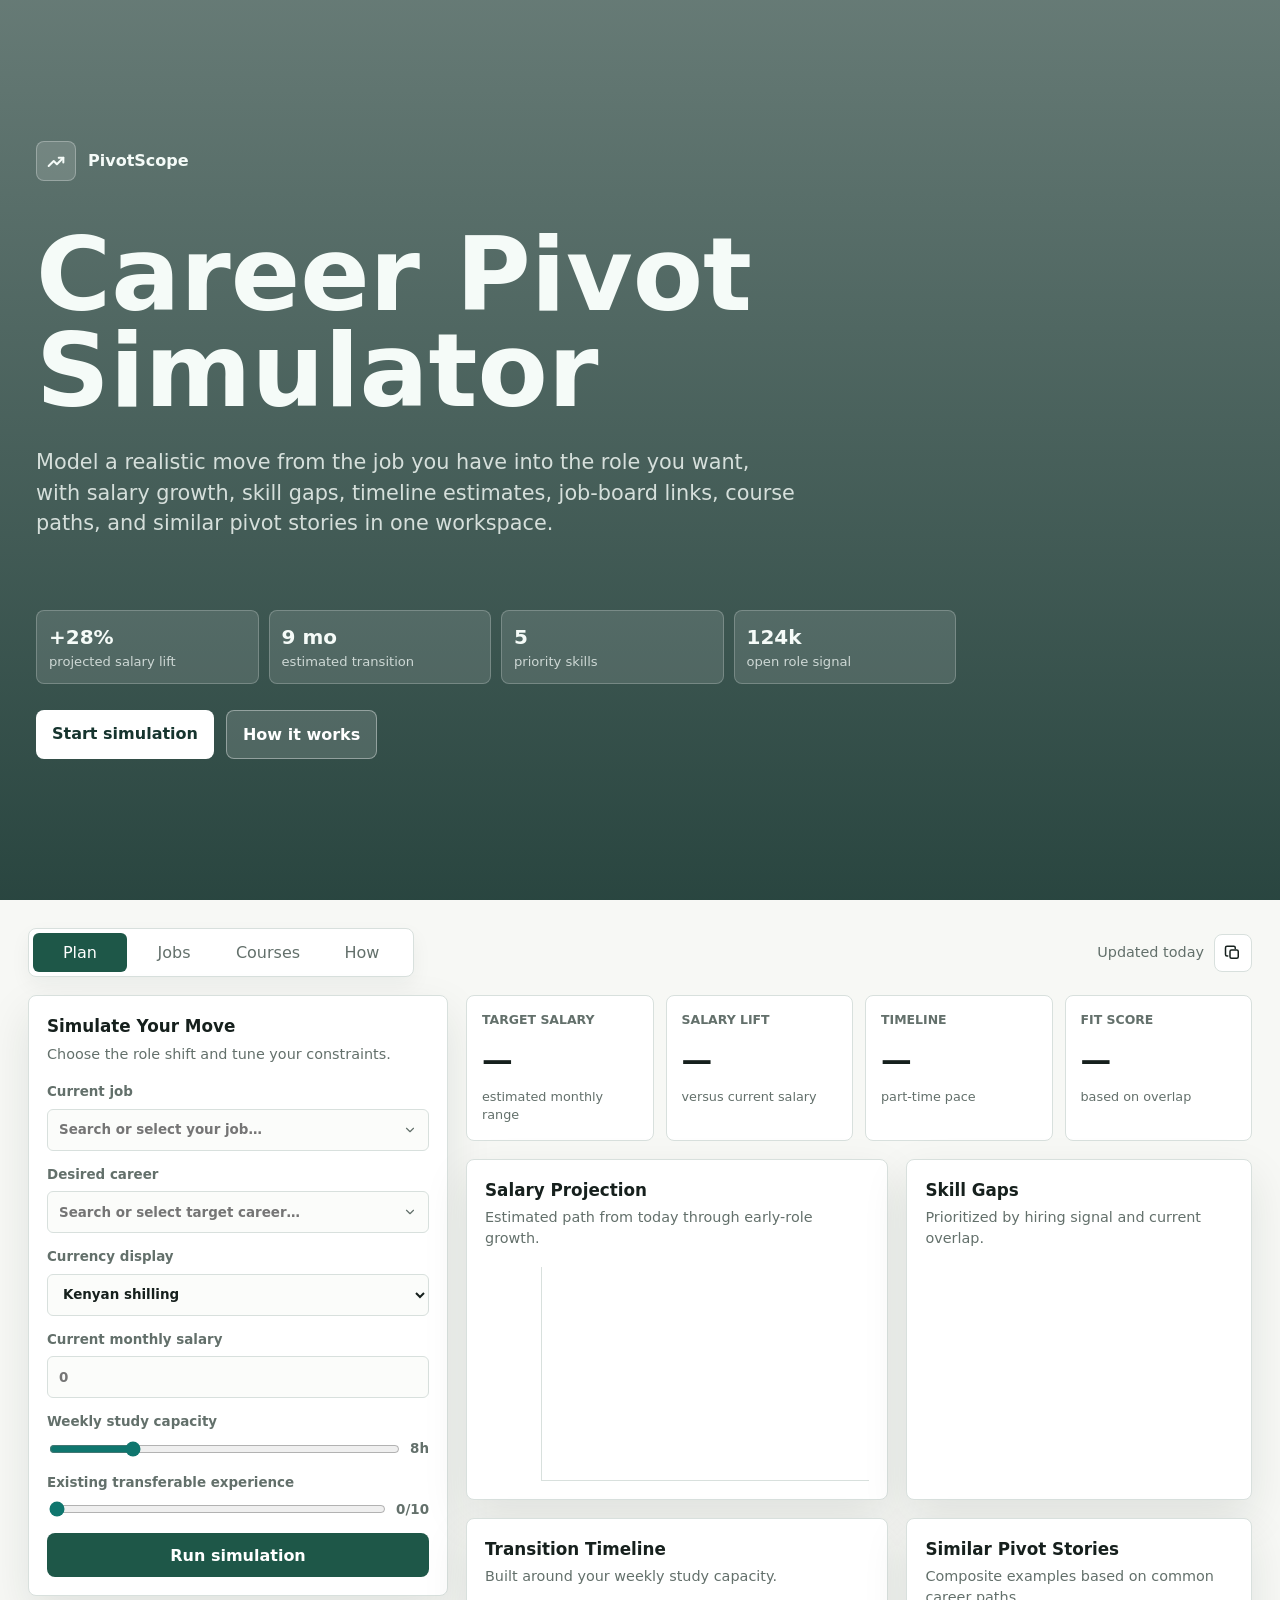
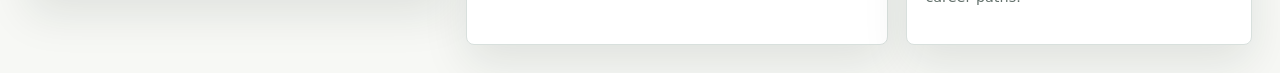
<file: Career Pivot Simulator/index.html>
<!doctype html>
<html lang="en">
<head>
  <meta charset="utf-8">
  <meta name="viewport" content="width=device-width, initial-scale=1">
  <title>Career Pivot Simulator</title>
  <link rel="stylesheet" href="index.css">
</head>
<body>
  <div class="app-shell">
    <header class="hero">
      <div class="brand">
        <div class="mark" aria-hidden="true">
          <svg width="22" height="22" viewBox="0 0 24 24" fill="none">
            <path d="M4 17.5 9.5 12l3.5 3.5L20 8.5" stroke="currentColor" stroke-width="2.2" stroke-linecap="round" stroke-linejoin="round"/>
            <path d="M15 8.5h5v5" stroke="currentColor" stroke-width="2.2" stroke-linecap="round" stroke-linejoin="round"/>
          </svg>
        </div>
        PivotScope
      </div>
      <h1>Career Pivot Simulator</h1>
      <p class="lede">Model a realistic move from the job you have into the role you want, with salary growth, skill gaps, timeline estimates, job-board links, course paths, and similar pivot stories in one workspace.</p>
      <div class="mini-stats" aria-label="Platform highlights">
        <div class="mini-stat"><b id="heroLift">+28%</b><span>projected salary lift</span></div>
        <div class="mini-stat"><b id="heroMonths">9 mo</b><span>estimated transition</span></div>
        <div class="mini-stat"><b id="heroSkills">5</b><span>priority skills</span></div>
        <div class="mini-stat"><b id="heroJobs">124k</b><span>open role signal</span></div>
      </div>
      <div class="hero-actions">
        <a class="hero-action" data-view-link="plan" href="#plan">Start simulation</a>
        <a class="hero-action secondary" data-view-link="how" href="#how">How it works</a>
      </div>
    </header>

    <main>
      <div class="topbar">
        <div class="tabs" role="tablist" aria-label="Simulator views">
          <button class="tab active" data-view="plan" type="button">Plan</button>
          <button class="tab" data-view="jobs" type="button">Jobs</button>
          <button class="tab" data-view="courses" type="button">Courses</button>
          <button class="tab" data-view="how" type="button">How</button>
        </div>
        <div class="toolbar">
          <span id="lastUpdated">Updated today</span>
          <button class="icon-button" id="copySummary" type="button" title="Copy summary" aria-label="Copy summary">
            <svg width="18" height="18" viewBox="0 0 24 24" fill="none">
              <rect x="8" y="8" width="11" height="11" rx="2" stroke="currentColor" stroke-width="2"/>
              <path d="M5 16H4a2 2 0 0 1-2-2V5a2 2 0 0 1 2-2h9a2 2 0 0 1 2 2v1" stroke="currentColor" stroke-width="2" stroke-linecap="round"/>
            </svg>
          </button>
        </div>
      </div>

      <section class="grid view" id="view-plan">
        <div class="panel">
          <div class="panel-header">
            <h2>Simulate Your Move</h2>
            <p>Choose the role shift and tune your constraints.</p>
          </div>
          <form class="form" id="pivotForm">

            <label>
              Current job
              <div class="searchable-select" id="currentRoleWrapper">
                <input id="currentRoleSearch" type="text" placeholder="Search or select your job…" autocomplete="off">
                <div class="select-dropdown" id="currentRoleDropdown"></div>
                <input type="hidden" id="currentRole" value="">
              </div>
            </label>

            <label>
              Desired career
              <div class="searchable-select" id="targetRoleWrapper">
                <input id="targetRoleSearch" type="text" placeholder="Search or select target career…" autocomplete="off">
                <div class="select-dropdown" id="targetRoleDropdown"></div>
                <input type="hidden" id="targetRole" value="">
              </div>
            </label>

            <label>
              Currency display
              <select id="currency">
                <option value="none">No currency</option>
                <option value="KES" selected>Kenyan shilling</option>
                <option value="USD">US dollar</option>
                <option value="GBP">British pound</option>
                <option value="EUR">Euro</option>
                <option value="NGN">Nigerian naira</option>
                <option value="INR">Indian rupee</option>
                <option value="ZAR">South African rand</option>
              </select>
            </label>

            <label>
              Current monthly salary
              <input id="salary" type="number" min="0" max="9999999" step="1000" placeholder="0">
            </label>

            <label>
              Weekly study capacity
              <div class="range-row">
                <input id="hours" type="range" min="3" max="25" value="8">
                <strong><span id="hoursValue">8</span>h</strong>
              </div>
            </label>

            <label>
              Existing transferable experience
              <div class="range-row">
                <input id="experience" type="range" min="0" max="10" value="0">
                <strong><span id="experienceValue">0</span>/10</strong>
              </div>
            </label>

            <button class="primary" type="submit">Run simulation</button>
          </form>
        </div>

        <div class="results">
          <div class="metrics">
            <div class="metric"><span>Target salary</span><b id="targetSalary">—</b><small id="salaryNote">estimated monthly range</small></div>
            <div class="metric"><span>Salary lift</span><b id="salaryLift">—</b><small>versus current salary</small></div>
            <div class="metric"><span>Timeline</span><b id="timeline">—</b><small id="timelineNote">part-time pace</small></div>
            <div class="metric"><span>Fit score</span><b id="fitScore">—</b><small>based on overlap</small></div>
          </div>

          <div class="wide-grid">
            <div class="panel">
              <div class="panel-header">
                <h3>Salary Projection</h3>
                <p>Estimated path from today through early-role growth.</p>
              </div>
              <div class="chart" aria-label="Five year salary projection">
                <div class="y-axis" id="yAxis"></div>
                <div class="bars" id="salaryBars"></div>
              </div>
            </div>

            <div class="panel">
              <div class="panel-header">
                <h3>Skill Gaps</h3>
                <p>Prioritized by hiring signal and current overlap.</p>
              </div>
              <div class="skill-list" id="skillList"></div>
            </div>
          </div>

          <div class="wide-grid">
            <div class="panel">
              <div class="panel-header">
                <h3>Transition Timeline</h3>
                <p>Built around your weekly study capacity.</p>
              </div>
              <div class="timeline" id="timelineList"></div>
            </div>
            <div class="panel">
              <div class="panel-header">
                <h3>Similar Pivot Stories</h3>
                <p>Composite examples based on common career paths.</p>
              </div>
              <div class="story-list" id="storyList"></div>
            </div>
          </div>
        </div>
      </section>

      <section class="view view-page hidden" id="view-jobs">
        <div class="panel">
          <div class="panel-header">
            <h2>Job Board Matches</h2>
            <p>These links use the career you selected, so they open real job searches for your target role.</p>
          </div>
          <div class="resource-list" id="jobList"></div>
        </div>
      </section>

      <section class="view view-page hidden" id="view-courses">
        <div class="panel">
          <div class="panel-header">
            <h2>Course Recommendations</h2>
            <p>These course searches are mapped to your target career and the biggest skill gaps from the simulator.</p>
          </div>
          <div class="resource-list" id="courseList"></div>
        </div>
      </section>

      <section class="view view-page hidden" id="view-how">
        <div class="panel">
          <div class="panel-header">
            <h2>How It Works</h2>
            <p>Use the simulator as a planning guide, then use the job and course pages to research real next steps.</p>
          </div>
          <div class="how-grid">
            <article class="how-step">
              <span>1</span>
              <h3>Select your current career</h3>
              <p>Search and select the work you do now from the dropdown. It can be anything — teacher, cashier, nurse, designer, or support agent.</p>
            </article>
            <article class="how-step">
              <span>2</span>
              <h3>Select your target career</h3>
              <p>Search and select the career you want to move into. The app uses your selection for job searches and course suggestions.</p>
            </article>
            <article class="how-step">
              <span>3</span>
              <h3>Add your salary and time</h3>
              <p>Put in your current salary, weekly study hours, and how much transferable experience you already have.</p>
            </article>
            <article class="how-step">
              <span>4</span>
              <h3>Read the plan</h3>
              <p>The plan shows a salary estimate, possible skill gaps, a transition timeline specific to your pivot, and similar stories.</p>
            </article>
            <article class="how-step">
              <span>5</span>
              <h3>Open jobs and courses</h3>
              <p>Use the Jobs and Courses pages to open real searches based on the career you selected.</p>
            </article>
            <article class="how-step">
              <span>6</span>
              <h3>Treat it as a guide</h3>
              <p>The numbers are estimates — use them to compare paths and decide what to research more deeply.</p>
            </article>
          </div>
        </div>
      </section>
    </main>
  </div>

  <script src="index.js"></script>
</body>
</html>
</file>
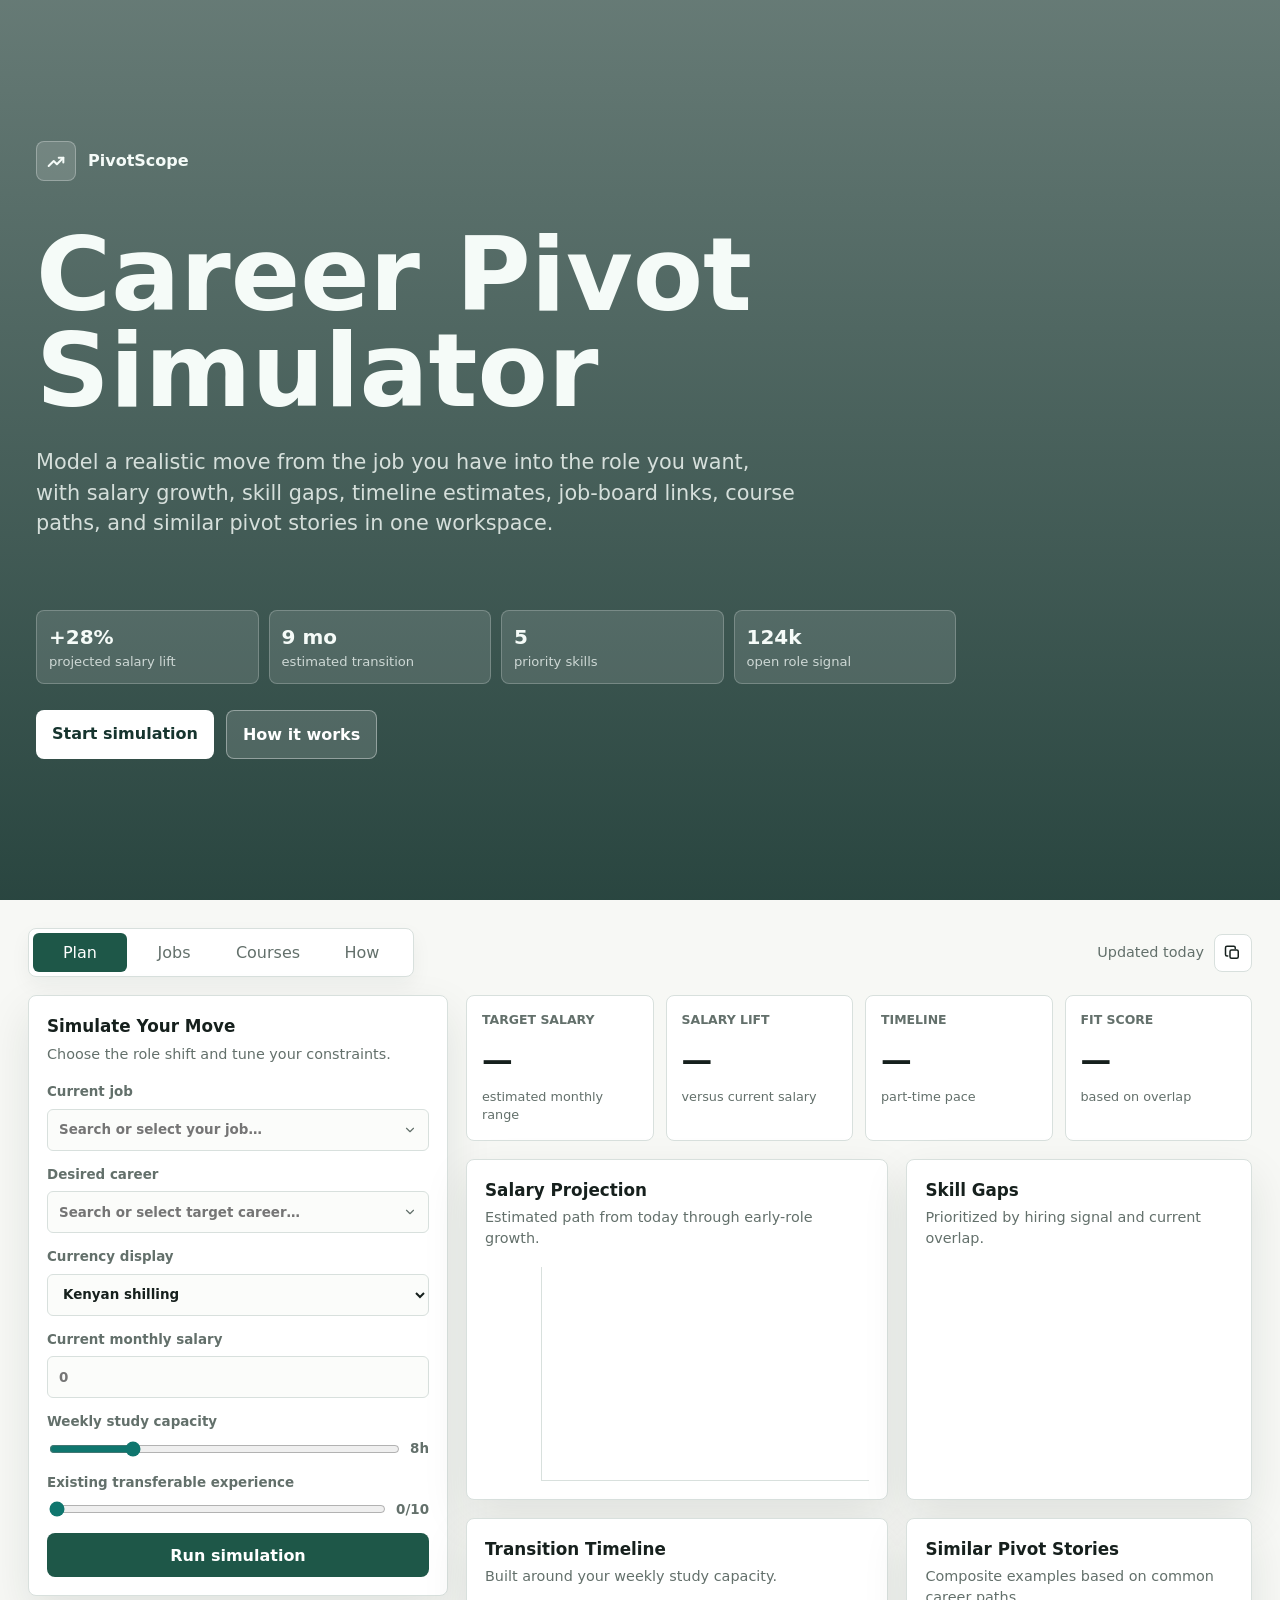
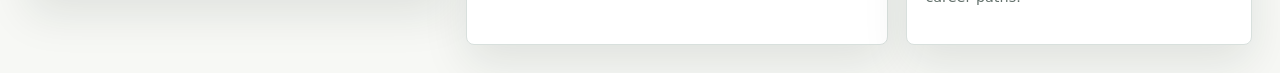
<file: Career Pivot Simulator/Career pivot.html>
<!doctype html>
<html lang="en">
<head>
  <meta charset="utf-8">
  <meta name="viewport" content="width=device-width, initial-scale=1">
  <title>Career Pivot Simulator</title>
  <link rel="stylesheet" href="Career pivot.css">
</head>
<body>
  <div class="app-shell">
    <header class="hero">
      <div class="brand">
        <div class="mark" aria-hidden="true">
          <svg width="22" height="22" viewBox="0 0 24 24" fill="none">
            <path d="M4 17.5 9.5 12l3.5 3.5L20 8.5" stroke="currentColor" stroke-width="2.2" stroke-linecap="round" stroke-linejoin="round"/>
            <path d="M15 8.5h5v5" stroke="currentColor" stroke-width="2.2" stroke-linecap="round" stroke-linejoin="round"/>
          </svg>
        </div>
        PivotScope
      </div>
      <h1>Career Pivot Simulator</h1>
      <p class="lede">Model a realistic move from the job you have into the role you want, with salary growth, skill gaps, timeline estimates, job-board links, course paths, and similar pivot stories in one workspace.</p>
      <div class="mini-stats" aria-label="Platform highlights">
        <div class="mini-stat"><b id="heroLift">+28%</b><span>projected salary lift</span></div>
        <div class="mini-stat"><b id="heroMonths">9 mo</b><span>estimated transition</span></div>
        <div class="mini-stat"><b id="heroSkills">5</b><span>priority skills</span></div>
        <div class="mini-stat"><b id="heroJobs">124k</b><span>open role signal</span></div>
      </div>
      <div class="hero-actions">
        <a class="hero-action" data-view-link="plan" href="#plan">Start simulation</a>
        <a class="hero-action secondary" data-view-link="how" href="#how">How it works</a>
      </div>
    </header>

    <main>
      <div class="topbar">
        <div class="tabs" role="tablist" aria-label="Simulator views">
          <button class="tab active" data-view="plan" type="button">Plan</button>
          <button class="tab" data-view="jobs" type="button">Jobs</button>
          <button class="tab" data-view="courses" type="button">Courses</button>
          <button class="tab" data-view="how" type="button">How</button>
        </div>
        <div class="toolbar">
          <span id="lastUpdated">Updated today</span>
          <button class="icon-button" id="copySummary" type="button" title="Copy summary" aria-label="Copy summary">
            <svg width="18" height="18" viewBox="0 0 24 24" fill="none">
              <rect x="8" y="8" width="11" height="11" rx="2" stroke="currentColor" stroke-width="2"/>
              <path d="M5 16H4a2 2 0 0 1-2-2V5a2 2 0 0 1 2-2h9a2 2 0 0 1 2 2v1" stroke="currentColor" stroke-width="2" stroke-linecap="round"/>
            </svg>
          </button>
        </div>
      </div>

      <section class="grid view" id="view-plan">
        <div class="panel">
          <div class="panel-header">
            <h2>Simulate Your Move</h2>
            <p>Choose the role shift and tune your constraints.</p>
          </div>
          <form class="form" id="pivotForm">

            <label>
              Current job
              <div class="searchable-select" id="currentRoleWrapper">
                <input id="currentRoleSearch" type="text" placeholder="Search or select your job…" autocomplete="off">
                <div class="select-dropdown" id="currentRoleDropdown"></div>
                <input type="hidden" id="currentRole" value="">
              </div>
            </label>

            <label>
              Desired career
              <div class="searchable-select" id="targetRoleWrapper">
                <input id="targetRoleSearch" type="text" placeholder="Search or select target career…" autocomplete="off">
                <div class="select-dropdown" id="targetRoleDropdown"></div>
                <input type="hidden" id="targetRole" value="">
              </div>
            </label>

            <label>
              Currency display
              <select id="currency">
                <option value="none">No currency</option>
                <option value="KES" selected>Kenyan shilling</option>
                <option value="USD">US dollar</option>
                <option value="GBP">British pound</option>
                <option value="EUR">Euro</option>
                <option value="NGN">Nigerian naira</option>
                <option value="INR">Indian rupee</option>
                <option value="ZAR">South African rand</option>
              </select>
            </label>

            <label>
              Current monthly salary
              <input id="salary" type="number" min="0" max="9999999" step="1000" placeholder="0">
            </label>

            <label>
              Weekly study capacity
              <div class="range-row">
                <input id="hours" type="range" min="3" max="25" value="8">
                <strong><span id="hoursValue">8</span>h</strong>
              </div>
            </label>

            <label>
              Existing transferable experience
              <div class="range-row">
                <input id="experience" type="range" min="0" max="10" value="0">
                <strong><span id="experienceValue">0</span>/10</strong>
              </div>
            </label>

            <button class="primary" type="submit">Run simulation</button>
          </form>
        </div>

        <div class="results">
          <div class="metrics">
            <div class="metric"><span>Target salary</span><b id="targetSalary">—</b><small id="salaryNote">estimated monthly range</small></div>
            <div class="metric"><span>Salary lift</span><b id="salaryLift">—</b><small>versus current salary</small></div>
            <div class="metric"><span>Timeline</span><b id="timeline">—</b><small id="timelineNote">part-time pace</small></div>
            <div class="metric"><span>Fit score</span><b id="fitScore">—</b><small>based on overlap</small></div>
          </div>

          <div class="wide-grid">
            <div class="panel">
              <div class="panel-header">
                <h3>Salary Projection</h3>
                <p>Estimated path from today through early-role growth.</p>
              </div>
              <div class="chart" aria-label="Five year salary projection">
                <div class="y-axis" id="yAxis"></div>
                <div class="bars" id="salaryBars"></div>
              </div>
            </div>

            <div class="panel">
              <div class="panel-header">
                <h3>Skill Gaps</h3>
                <p>Prioritized by hiring signal and current overlap.</p>
              </div>
              <div class="skill-list" id="skillList"></div>
            </div>
          </div>

          <div class="wide-grid">
            <div class="panel">
              <div class="panel-header">
                <h3>Transition Timeline</h3>
                <p>Built around your weekly study capacity.</p>
              </div>
              <div class="timeline" id="timelineList"></div>
            </div>
            <div class="panel">
              <div class="panel-header">
                <h3>Similar Pivot Stories</h3>
                <p>Composite examples based on common career paths.</p>
              </div>
              <div class="story-list" id="storyList"></div>
            </div>
          </div>
        </div>
      </section>

      <section class="view view-page hidden" id="view-jobs">
        <div class="panel">
          <div class="panel-header">
            <h2>Job Board Matches</h2>
            <p>These links use the career you selected, so they open real job searches for your target role.</p>
          </div>
          <div class="resource-list" id="jobList"></div>
        </div>
      </section>

      <section class="view view-page hidden" id="view-courses">
        <div class="panel">
          <div class="panel-header">
            <h2>Course Recommendations</h2>
            <p>These course searches are mapped to your target career and the biggest skill gaps from the simulator.</p>
          </div>
          <div class="resource-list" id="courseList"></div>
        </div>
      </section>

      <section class="view view-page hidden" id="view-how">
        <div class="panel">
          <div class="panel-header">
            <h2>How It Works</h2>
            <p>Use the simulator as a planning guide, then use the job and course pages to research real next steps.</p>
          </div>
          <div class="how-grid">
            <article class="how-step">
              <span>1</span>
              <h3>Select your current career</h3>
              <p>Search and select the work you do now from the dropdown. It can be anything — teacher, cashier, nurse, designer, or support agent.</p>
            </article>
            <article class="how-step">
              <span>2</span>
              <h3>Select your target career</h3>
              <p>Search and select the career you want to move into. The app uses your selection for job searches and course suggestions.</p>
            </article>
            <article class="how-step">
              <span>3</span>
              <h3>Add your salary and time</h3>
              <p>Put in your current salary, weekly study hours, and how much transferable experience you already have.</p>
            </article>
            <article class="how-step">
              <span>4</span>
              <h3>Read the plan</h3>
              <p>The plan shows a salary estimate, possible skill gaps, a transition timeline specific to your pivot, and similar stories.</p>
            </article>
            <article class="how-step">
              <span>5</span>
              <h3>Open jobs and courses</h3>
              <p>Use the Jobs and Courses pages to open real searches based on the career you selected.</p>
            </article>
            <article class="how-step">
              <span>6</span>
              <h3>Treat it as a guide</h3>
              <p>The numbers are estimates — use them to compare paths and decide what to research more deeply.</p>
            </article>
          </div>
        </div>
      </section>
    </main>
  </div>

  <script src="Career Pivot.js"></script>
</body>
</html>
</file>
<file: Career Pivot Simulator/index.css>
:root {
  --ink: #16201d;
  --muted: #63706b;
  --line: #d8e0dd;
  --paper: #f7f8f5;
  --panel: #ffffff;
  --forest: #1e5748;
  --teal: #0f766e;
  --gold: #c2872b;
  --rose: #b84b62;
  --blue: #3467a8;
  --shadow: 0 18px 45px rgba(24, 37, 34, .10);
  --radius: 8px;
}

* { box-sizing: border-box; }

body {
  margin: 0;
  color: var(--ink);
  background: var(--paper);
  font-family: Inter, ui-sans-serif, system-ui, -apple-system, BlinkMacSystemFont, "Segoe UI", sans-serif;
  line-height: 1.45;
}

button, input, select { font: inherit; }

a {
  color: inherit;
  text-decoration: none;
}

.app-shell {
  min-height: 100vh;
}

.hero {
  min-height: 100vh;
  display: grid;
  align-content: center;
  gap: 18px;
  overflow: auto;
  padding: 36px;
  color: #f5fbf8;
  background:
    linear-gradient(rgba(13, 45, 39, .62), rgba(13, 45, 39, .88)),
    url("https://images.unsplash.com/photo-1522202176988-66273c2fd55f?auto=format&fit=crop&w=1200&q=80") center/cover;
}

.brand {
  display: flex;
  align-items: center;
  gap: 12px;
  margin-bottom: 28px;
  font-weight: 800;
  letter-spacing: 0;
}

.mark {
  width: 40px;
  height: 40px;
  display: grid;
  place-items: center;
  border: 1px solid rgba(255,255,255,.28);
  background: rgba(255,255,255,.14);
  border-radius: 8px;
}

h1 {
  margin: 0 0 10px;
  max-width: 980px;
  font-size: clamp(3rem, 8vw, 7.5rem);
  line-height: .94;
  letter-spacing: 0;
}

.lede {
  max-width: 760px;
  margin: 0 0 26px;
  color: rgba(245, 251, 248, .82);
  font-size: clamp(1rem, 1.8vw, 1.3rem);
}

.mini-stats {
  display: grid;
  grid-template-columns: repeat(4, minmax(130px, 1fr));
  gap: 10px;
  margin-top: 28px;
  max-width: 920px;
}

.mini-stat {
  padding: 12px;
  border: 1px solid rgba(255,255,255,.22);
  border-radius: var(--radius);
  background: rgba(255,255,255,.12);
}

.mini-stat b {
  display: block;
  font-size: 1.25rem;
}

.mini-stat span {
  display: block;
  color: rgba(245, 251, 248, .76);
  font-size: .82rem;
}

.hero-actions {
  display: flex;
  flex-wrap: wrap;
  gap: 12px;
  margin-top: 8px;
}

.hero-action {
  width: fit-content;
  padding: 12px 16px;
  color: #16342e;
  background: #ffffff;
  border-radius: var(--radius);
  font-weight: 800;
}

.hero-action.secondary {
  color: #ffffff;
  border: 1px solid rgba(255,255,255,.38);
  background: rgba(255,255,255,.14);
}

main {
  padding: 28px;
  max-width: 1500px;
  margin: 0 auto;
}

.topbar {
  display: flex;
  justify-content: space-between;
  align-items: center;
  gap: 18px;
  margin-bottom: 18px;
}

.tabs {
  display: inline-flex;
  padding: 4px;
  border: 1px solid var(--line);
  background: #fff;
  border-radius: var(--radius);
  box-shadow: 0 8px 20px rgba(24,37,34,.05);
}

.tab {
  min-width: 94px;
  border: 0;
  padding: 8px 12px;
  color: var(--muted);
  background: transparent;
  border-radius: 6px;
  cursor: pointer;
}

.tab:hover {
  color: var(--forest);
  background: #edf4f1;
}

.tab.active {
  color: #fff;
  background: var(--forest);
}

.toolbar {
  display: flex;
  align-items: center;
  gap: 10px;
  color: var(--muted);
  font-size: .9rem;
}

.icon-button {
  width: 38px;
  height: 38px;
  display: grid;
  place-items: center;
  border: 1px solid var(--line);
  color: var(--ink);
  background: #fff;
  border-radius: var(--radius);
  cursor: pointer;
}

.grid {
  display: grid;
  grid-template-columns: minmax(280px, 420px) minmax(0, 1fr);
  gap: 18px;
  align-items: start;
}

.panel {
  border: 1px solid var(--line);
  background: var(--panel);
  border-radius: var(--radius);
  box-shadow: var(--shadow);
}

.panel-header {
  padding: 18px 18px 0;
}

.panel-header h2, .panel-header h3 {
  margin: 0;
  font-size: 1.05rem;
  letter-spacing: 0;
}

.panel-header p {
  margin: 5px 0 0;
  color: var(--muted);
  font-size: .9rem;
}

.form {
  display: grid;
  gap: 14px;
  padding: 18px;
}

label {
  display: grid;
  gap: 7px;
  color: var(--muted);
  font-size: .84rem;
  font-weight: 650;
}

select, input[type="number"], input[type="text"] {
  width: 100%;
  min-height: 42px;
  border: 1px solid var(--line);
  padding: 9px 11px;
  color: var(--ink);
  background: #fbfcfa;
  border-radius: 6px;
  outline: none;
}

select:focus, input:focus {
  border-color: var(--teal);
  box-shadow: 0 0 0 3px rgba(15,118,110,.12);
}

.range-row {
  display: grid;
  grid-template-columns: 1fr auto;
  gap: 12px;
  align-items: center;
}

input[type="range"] {
  width: 100%;
  accent-color: var(--teal);
}

.primary {
  min-height: 44px;
  border: 0;
  padding: 10px 14px;
  color: #fff;
  background: var(--forest);
  border-radius: var(--radius);
  cursor: pointer;
  font-weight: 750;
}

.results {
  display: grid;
  gap: 18px;
}

.metrics {
  display: grid;
  grid-template-columns: repeat(4, minmax(0, 1fr));
  gap: 12px;
}

.metric {
  min-height: 112px;
  padding: 15px;
  border: 1px solid var(--line);
  background: #fff;
  border-radius: var(--radius);
}

.metric span {
  display: block;
  color: var(--muted);
  font-size: .78rem;
  font-weight: 700;
  text-transform: uppercase;
}

.metric b {
  display: block;
  margin-top: 8px;
  font-size: clamp(1.35rem, 2.4vw, 2rem);
  letter-spacing: 0;
}

.metric small {
  display: block;
  margin-top: 6px;
  color: var(--muted);
  font-size: .8rem;
}

.wide-grid {
  display: grid;
  grid-template-columns: 1.1fr .9fr;
  gap: 18px;
}

.chart {
  height: 250px;
  padding: 18px;
  display: grid;
  grid-template-columns: 44px 1fr;
  gap: 12px;
  align-items: end;
}

.y-axis {
  height: 100%;
  display: flex;
  flex-direction: column;
  justify-content: space-between;
  color: var(--muted);
  font-size: .74rem;
  text-align: right;
}

.bars {
  height: 100%;
  display: grid;
  grid-template-columns: repeat(5, 1fr);
  gap: 10px;
  align-items: end;
  border-bottom: 1px solid var(--line);
  border-left: 1px solid var(--line);
  padding: 8px 8px 0;
}

.bar-wrap {
  min-width: 0;
  display: grid;
  gap: 7px;
  align-items: end;
  height: 100%;
  color: var(--muted);
  font-size: .75rem;
  text-align: center;
}

.bar {
  width: 100%;
  min-height: 8px;
  border-radius: 6px 6px 0 0;
  background: linear-gradient(180deg, var(--teal), var(--forest));
}

.skill-list, .timeline, .resource-list, .story-list {
  display: grid;
  gap: 12px;
  padding: 18px;
}

.skill {
  display: grid;
  gap: 7px;
}

.skill-top {
  display: flex;
  justify-content: space-between;
  gap: 12px;
  font-size: .88rem;
}

.track {
  height: 9px;
  overflow: hidden;
  background: #e9eeeb;
  border-radius: 999px;
}

.fill {
  height: 100%;
  border-radius: inherit;
  background: var(--gold);
}

.timeline-item {
  display: grid;
  grid-template-columns: 88px 1fr;
  gap: 12px;
  align-items: start;
  padding-bottom: 12px;
  border-bottom: 1px solid var(--line);
}

.timeline-item:last-child {
  border-bottom: 0;
  padding-bottom: 0;
}

.month {
  color: var(--forest);
  font-weight: 800;
  font-size: .86rem;
}

.timeline-item b {
  display: block;
  margin-bottom: 3px;
}

.timeline-item span {
  color: var(--muted);
  font-size: .9rem;
}

.timeline-course {
  width: fit-content;
  display: block;
  margin-top: 10px;
  padding: 8px 10px;
  color: var(--forest);
  background: #edf4f1;
  border: 1px solid #cddbd6;
  border-radius: 6px;
  font-size: .84rem;
  font-weight: 800;
}

.story, .resource {
  padding: 14px;
  border: 1px solid var(--line);
  border-radius: var(--radius);
  background: #fbfcfa;
}

.story h4, .resource h4 {
  margin: 0 0 5px;
  font-size: .96rem;
}

.story p, .resource p {
  margin: 0;
  color: var(--muted);
  font-size: .88rem;
}

.resource {
  display: grid;
  grid-template-columns: 1fr auto;
  gap: 12px;
  align-items: center;
}

.resource a {
  border: 1px solid var(--line);
  padding: 10px 14px;
  border-radius: 6px;
  color: #fff;
  background: var(--forest);
  font-size: .84rem;
  font-weight: 750;
  white-space: nowrap;
}

.view-page {
  min-height: 58vh;
}

.view-page .panel {
  min-height: 420px;
}

.view-page .resource-list {
  grid-template-columns: repeat(3, minmax(0, 1fr));
}

.view-page .resource {
  min-height: 180px;
  align-content: space-between;
  grid-template-columns: 1fr;
}

.view-page .resource a {
  width: fit-content;
}

.how-grid {
  display: grid;
  grid-template-columns: repeat(3, minmax(0, 1fr));
  gap: 14px;
  padding: 18px;
}

.how-step {
  min-height: 190px;
  padding: 16px;
  border: 1px solid var(--line);
  border-radius: var(--radius);
  background: #fbfcfa;
}

.how-step span {
  width: 34px;
  height: 34px;
  display: grid;
  place-items: center;
  margin-bottom: 14px;
  color: #fff;
  background: var(--forest);
  border-radius: 999px;
  font-weight: 800;
}

.how-step h3 {
  margin: 0 0 7px;
  font-size: 1rem;
}

.how-step p {
  margin: 0;
  color: var(--muted);
  font-size: .9rem;
}

.hidden { display: none; }

/* ─── AI Timeline Styles ──────────────────────────────────────────────────── */

.timeline-ai-status {
  display: flex;
  align-items: center;
  gap: 10px;
  padding: 10px 14px;
  background: #edf4f1;
  border: 1px solid #cddbd6;
  border-radius: 6px;
  color: var(--forest);
  font-size: .88rem;
  font-weight: 600;
}

.timeline-ai-status.error {
  background: #fdf3f0;
  border-color: #f0cfc7;
  color: var(--rose);
}

.ai-spinner {
  width: 16px;
  height: 16px;
  border: 2px solid rgba(30, 87, 72, .25);
  border-top-color: var(--forest);
  border-radius: 50%;
  flex-shrink: 0;
  animation: spin .7s linear infinite;
}

@keyframes spin {
  to { transform: rotate(360deg); }
}

.timeline-skeleton .skeleton-line {
  height: 12px;
  border-radius: 6px;
  background: linear-gradient(90deg, #e4ebe8 25%, #f0f5f3 50%, #e4ebe8 75%);
  background-size: 200% 100%;
  animation: shimmer 1.4s infinite;
  margin-bottom: 8px;
}

.timeline-skeleton .skeleton-line.wide { width: 60%; }
.timeline-skeleton .skeleton-line { width: 90%; }
.timeline-skeleton .skeleton-line.short { width: 40%; }

@keyframes shimmer {
  0% { background-position: 200% 0; }
  100% { background-position: -200% 0; }
}

/* ─── Responsive ──────────────────────────────────────────────────────────── */

@media (max-width: 1120px) {
  .grid, .wide-grid { grid-template-columns: 1fr; }
  .view-page .resource-list { grid-template-columns: 1fr; }
  .how-grid { grid-template-columns: repeat(2, minmax(0, 1fr)); }
}

@media (max-width: 720px) {
  main, .hero { padding: 18px; }
  .hero { min-height: 92vh; }
  .topbar { align-items: stretch; flex-direction: column; }
  .tabs { width: 100%; }
  .tab { flex: 1; min-width: 0; }
  .metrics { grid-template-columns: 1fr 1fr; }
  .resource { grid-template-columns: 1fr; }
  .timeline-item { grid-template-columns: 1fr; }
  .chart { grid-template-columns: 34px 1fr; padding: 14px; }
  .how-grid { grid-template-columns: 1fr; }
}

@media (max-width: 440px) {
  .metrics, .mini-stats { grid-template-columns: 1fr; }
  .bars { gap: 5px; }
}

/* ─── Section Progress Bar Loading ───────────────────────────────────────── */

.section-loading {
  display: grid;
  gap: 10px;
  padding: 14px 0 6px;
}

.section-loading-label {
  color: var(--muted);
  font-size: .82rem;
  font-weight: 600;
}

.section-progress-track {
  height: 4px;
  background: var(--line);
  border-radius: 999px;
  overflow: hidden;
}

.section-progress-fill {
  height: 100%;
  width: 0%;
  background: linear-gradient(90deg, var(--teal), var(--forest));
  border-radius: 999px;
  transition: width 1.8s cubic-bezier(0.4, 0, 0.2, 1);
}



/* ─── Searchable Select Dropdown ─────────────────────────────────────────── */

.searchable-select {
  position: relative;
}

.searchable-select input[type="text"] {
  width: 100%;
  min-height: 42px;
  border: 1px solid var(--line);
  padding: 9px 36px 9px 11px;
  color: var(--ink);
  background: #fbfcfa url("data:image/svg+xml,%3Csvg width='14' height='14' viewBox='0 0 24 24' fill='none' xmlns='http://www.w3.org/2000/svg'%3E%3Cpath d='M6 9l6 6 6-6' stroke='%2363706b' stroke-width='2' stroke-linecap='round' stroke-linejoin='round'/%3E%3C/svg%3E") no-repeat right 11px center;
  border-radius: 6px;
  outline: none;
  cursor: pointer;
}

.searchable-select input[type="text"]:focus {
  border-color: var(--teal);
  box-shadow: 0 0 0 3px rgba(15,118,110,.12);
  background-color: #fff;
}

.searchable-select input[type="text"].has-value {
  color: var(--ink);
  font-weight: 600;
}

.select-dropdown {
  display: none;
  position: absolute;
  top: calc(100% + 4px);
  left: 0;
  right: 0;
  z-index: 200;
  max-height: 220px;
  overflow-y: auto;
  background: #fff;
  border: 1px solid var(--line);
  border-radius: var(--radius);
  box-shadow: 0 8px 24px rgba(24,37,34,.12);
}

.select-dropdown.open {
  display: block;
}

.select-option {
  padding: 10px 12px;
  font-size: .9rem;
  cursor: pointer;
  color: var(--ink);
  border-bottom: 1px solid var(--line);
}

.select-option:last-child {
  border-bottom: none;
}

.select-option:hover,
.select-option.active {
  background: #edf4f1;
  color: var(--forest);
}

.select-empty {
  color: var(--muted);
  cursor: default;
  font-style: italic;
}
</file>
<file: Career Pivot Simulator/Career pivot.css>
:root {
  --ink: #16201d;
  --muted: #63706b;
  --line: #d8e0dd;
  --paper: #f7f8f5;
  --panel: #ffffff;
  --forest: #1e5748;
  --teal: #0f766e;
  --gold: #c2872b;
  --rose: #b84b62;
  --blue: #3467a8;
  --shadow: 0 18px 45px rgba(24, 37, 34, .10);
  --radius: 8px;
}

* { box-sizing: border-box; }

body {
  margin: 0;
  color: var(--ink);
  background: var(--paper);
  font-family: Inter, ui-sans-serif, system-ui, -apple-system, BlinkMacSystemFont, "Segoe UI", sans-serif;
  line-height: 1.45;
}

button, input, select { font: inherit; }

a {
  color: inherit;
  text-decoration: none;
}

.app-shell {
  min-height: 100vh;
}

.hero {
  min-height: 100vh;
  display: grid;
  align-content: center;
  gap: 18px;
  overflow: auto;
  padding: 36px;
  color: #f5fbf8;
  background:
    linear-gradient(rgba(13, 45, 39, .62), rgba(13, 45, 39, .88)),
    url("https://images.unsplash.com/photo-1522202176988-66273c2fd55f?auto=format&fit=crop&w=1200&q=80") center/cover;
}

.brand {
  display: flex;
  align-items: center;
  gap: 12px;
  margin-bottom: 28px;
  font-weight: 800;
  letter-spacing: 0;
}

.mark {
  width: 40px;
  height: 40px;
  display: grid;
  place-items: center;
  border: 1px solid rgba(255,255,255,.28);
  background: rgba(255,255,255,.14);
  border-radius: 8px;
}

h1 {
  margin: 0 0 10px;
  max-width: 980px;
  font-size: clamp(3rem, 8vw, 7.5rem);
  line-height: .94;
  letter-spacing: 0;
}

.lede {
  max-width: 760px;
  margin: 0 0 26px;
  color: rgba(245, 251, 248, .82);
  font-size: clamp(1rem, 1.8vw, 1.3rem);
}

.mini-stats {
  display: grid;
  grid-template-columns: repeat(4, minmax(130px, 1fr));
  gap: 10px;
  margin-top: 28px;
  max-width: 920px;
}

.mini-stat {
  padding: 12px;
  border: 1px solid rgba(255,255,255,.22);
  border-radius: var(--radius);
  background: rgba(255,255,255,.12);
}

.mini-stat b {
  display: block;
  font-size: 1.25rem;
}

.mini-stat span {
  display: block;
  color: rgba(245, 251, 248, .76);
  font-size: .82rem;
}

.hero-actions {
  display: flex;
  flex-wrap: wrap;
  gap: 12px;
  margin-top: 8px;
}

.hero-action {
  width: fit-content;
  padding: 12px 16px;
  color: #16342e;
  background: #ffffff;
  border-radius: var(--radius);
  font-weight: 800;
}

.hero-action.secondary {
  color: #ffffff;
  border: 1px solid rgba(255,255,255,.38);
  background: rgba(255,255,255,.14);
}

main {
  padding: 28px;
  max-width: 1500px;
  margin: 0 auto;
}

.topbar {
  display: flex;
  justify-content: space-between;
  align-items: center;
  gap: 18px;
  margin-bottom: 18px;
}

.tabs {
  display: inline-flex;
  padding: 4px;
  border: 1px solid var(--line);
  background: #fff;
  border-radius: var(--radius);
  box-shadow: 0 8px 20px rgba(24,37,34,.05);
}

.tab {
  min-width: 94px;
  border: 0;
  padding: 8px 12px;
  color: var(--muted);
  background: transparent;
  border-radius: 6px;
  cursor: pointer;
}

.tab:hover {
  color: var(--forest);
  background: #edf4f1;
}

.tab.active {
  color: #fff;
  background: var(--forest);
}

.toolbar {
  display: flex;
  align-items: center;
  gap: 10px;
  color: var(--muted);
  font-size: .9rem;
}

.icon-button {
  width: 38px;
  height: 38px;
  display: grid;
  place-items: center;
  border: 1px solid var(--line);
  color: var(--ink);
  background: #fff;
  border-radius: var(--radius);
  cursor: pointer;
}

.grid {
  display: grid;
  grid-template-columns: minmax(280px, 420px) minmax(0, 1fr);
  gap: 18px;
  align-items: start;
}

.panel {
  border: 1px solid var(--line);
  background: var(--panel);
  border-radius: var(--radius);
  box-shadow: var(--shadow);
}

.panel-header {
  padding: 18px 18px 0;
}

.panel-header h2, .panel-header h3 {
  margin: 0;
  font-size: 1.05rem;
  letter-spacing: 0;
}

.panel-header p {
  margin: 5px 0 0;
  color: var(--muted);
  font-size: .9rem;
}

.form {
  display: grid;
  gap: 14px;
  padding: 18px;
}

label {
  display: grid;
  gap: 7px;
  color: var(--muted);
  font-size: .84rem;
  font-weight: 650;
}

select, input[type="number"], input[type="text"] {
  width: 100%;
  min-height: 42px;
  border: 1px solid var(--line);
  padding: 9px 11px;
  color: var(--ink);
  background: #fbfcfa;
  border-radius: 6px;
  outline: none;
}

select:focus, input:focus {
  border-color: var(--teal);
  box-shadow: 0 0 0 3px rgba(15,118,110,.12);
}

.range-row {
  display: grid;
  grid-template-columns: 1fr auto;
  gap: 12px;
  align-items: center;
}

input[type="range"] {
  width: 100%;
  accent-color: var(--teal);
}

.primary {
  min-height: 44px;
  border: 0;
  padding: 10px 14px;
  color: #fff;
  background: var(--forest);
  border-radius: var(--radius);
  cursor: pointer;
  font-weight: 750;
}

.results {
  display: grid;
  gap: 18px;
}

.metrics {
  display: grid;
  grid-template-columns: repeat(4, minmax(0, 1fr));
  gap: 12px;
}

.metric {
  min-height: 112px;
  padding: 15px;
  border: 1px solid var(--line);
  background: #fff;
  border-radius: var(--radius);
}

.metric span {
  display: block;
  color: var(--muted);
  font-size: .78rem;
  font-weight: 700;
  text-transform: uppercase;
}

.metric b {
  display: block;
  margin-top: 8px;
  font-size: clamp(1.35rem, 2.4vw, 2rem);
  letter-spacing: 0;
}

.metric small {
  display: block;
  margin-top: 6px;
  color: var(--muted);
  font-size: .8rem;
}

.wide-grid {
  display: grid;
  grid-template-columns: 1.1fr .9fr;
  gap: 18px;
}

.chart {
  height: 250px;
  padding: 18px;
  display: grid;
  grid-template-columns: 44px 1fr;
  gap: 12px;
  align-items: end;
}

.y-axis {
  height: 100%;
  display: flex;
  flex-direction: column;
  justify-content: space-between;
  color: var(--muted);
  font-size: .74rem;
  text-align: right;
}

.bars {
  height: 100%;
  display: grid;
  grid-template-columns: repeat(5, 1fr);
  gap: 10px;
  align-items: end;
  border-bottom: 1px solid var(--line);
  border-left: 1px solid var(--line);
  padding: 8px 8px 0;
}

.bar-wrap {
  min-width: 0;
  display: grid;
  gap: 7px;
  align-items: end;
  height: 100%;
  color: var(--muted);
  font-size: .75rem;
  text-align: center;
}

.bar {
  width: 100%;
  min-height: 8px;
  border-radius: 6px 6px 0 0;
  background: linear-gradient(180deg, var(--teal), var(--forest));
}

.skill-list, .timeline, .resource-list, .story-list {
  display: grid;
  gap: 12px;
  padding: 18px;
}

.skill {
  display: grid;
  gap: 7px;
}

.skill-top {
  display: flex;
  justify-content: space-between;
  gap: 12px;
  font-size: .88rem;
}

.track {
  height: 9px;
  overflow: hidden;
  background: #e9eeeb;
  border-radius: 999px;
}

.fill {
  height: 100%;
  border-radius: inherit;
  background: var(--gold);
}

.timeline-item {
  display: grid;
  grid-template-columns: 88px 1fr;
  gap: 12px;
  align-items: start;
  padding-bottom: 12px;
  border-bottom: 1px solid var(--line);
}

.timeline-item:last-child {
  border-bottom: 0;
  padding-bottom: 0;
}

.month {
  color: var(--forest);
  font-weight: 800;
  font-size: .86rem;
}

.timeline-item b {
  display: block;
  margin-bottom: 3px;
}

.timeline-item span {
  color: var(--muted);
  font-size: .9rem;
}

.timeline-course {
  width: fit-content;
  display: block;
  margin-top: 10px;
  padding: 8px 10px;
  color: var(--forest);
  background: #edf4f1;
  border: 1px solid #cddbd6;
  border-radius: 6px;
  font-size: .84rem;
  font-weight: 800;
}

.story, .resource {
  padding: 14px;
  border: 1px solid var(--line);
  border-radius: var(--radius);
  background: #fbfcfa;
}

.story h4, .resource h4 {
  margin: 0 0 5px;
  font-size: .96rem;
}

.story p, .resource p {
  margin: 0;
  color: var(--muted);
  font-size: .88rem;
}

.resource {
  display: grid;
  grid-template-columns: 1fr auto;
  gap: 12px;
  align-items: center;
}

.resource a {
  border: 1px solid var(--line);
  padding: 10px 14px;
  border-radius: 6px;
  color: #fff;
  background: var(--forest);
  font-size: .84rem;
  font-weight: 750;
  white-space: nowrap;
}

.view-page {
  min-height: 58vh;
}

.view-page .panel {
  min-height: 420px;
}

.view-page .resource-list {
  grid-template-columns: repeat(3, minmax(0, 1fr));
}

.view-page .resource {
  min-height: 180px;
  align-content: space-between;
  grid-template-columns: 1fr;
}

.view-page .resource a {
  width: fit-content;
}

.how-grid {
  display: grid;
  grid-template-columns: repeat(3, minmax(0, 1fr));
  gap: 14px;
  padding: 18px;
}

.how-step {
  min-height: 190px;
  padding: 16px;
  border: 1px solid var(--line);
  border-radius: var(--radius);
  background: #fbfcfa;
}

.how-step span {
  width: 34px;
  height: 34px;
  display: grid;
  place-items: center;
  margin-bottom: 14px;
  color: #fff;
  background: var(--forest);
  border-radius: 999px;
  font-weight: 800;
}

.how-step h3 {
  margin: 0 0 7px;
  font-size: 1rem;
}

.how-step p {
  margin: 0;
  color: var(--muted);
  font-size: .9rem;
}

.hidden { display: none; }

/* ─── AI Timeline Styles ──────────────────────────────────────────────────── */

.timeline-ai-status {
  display: flex;
  align-items: center;
  gap: 10px;
  padding: 10px 14px;
  background: #edf4f1;
  border: 1px solid #cddbd6;
  border-radius: 6px;
  color: var(--forest);
  font-size: .88rem;
  font-weight: 600;
}

.timeline-ai-status.error {
  background: #fdf3f0;
  border-color: #f0cfc7;
  color: var(--rose);
}

.ai-spinner {
  width: 16px;
  height: 16px;
  border: 2px solid rgba(30, 87, 72, .25);
  border-top-color: var(--forest);
  border-radius: 50%;
  flex-shrink: 0;
  animation: spin .7s linear infinite;
}

@keyframes spin {
  to { transform: rotate(360deg); }
}

.timeline-skeleton .skeleton-line {
  height: 12px;
  border-radius: 6px;
  background: linear-gradient(90deg, #e4ebe8 25%, #f0f5f3 50%, #e4ebe8 75%);
  background-size: 200% 100%;
  animation: shimmer 1.4s infinite;
  margin-bottom: 8px;
}

.timeline-skeleton .skeleton-line.wide { width: 60%; }
.timeline-skeleton .skeleton-line { width: 90%; }
.timeline-skeleton .skeleton-line.short { width: 40%; }

@keyframes shimmer {
  0% { background-position: 200% 0; }
  100% { background-position: -200% 0; }
}

/* ─── Responsive ──────────────────────────────────────────────────────────── */

@media (max-width: 1120px) {
  .grid, .wide-grid { grid-template-columns: 1fr; }
  .view-page .resource-list { grid-template-columns: 1fr; }
  .how-grid { grid-template-columns: repeat(2, minmax(0, 1fr)); }
}

@media (max-width: 720px) {
  main, .hero { padding: 18px; }
  .hero { min-height: 92vh; }
  .topbar { align-items: stretch; flex-direction: column; }
  .tabs { width: 100%; }
  .tab { flex: 1; min-width: 0; }
  .metrics { grid-template-columns: 1fr 1fr; }
  .resource { grid-template-columns: 1fr; }
  .timeline-item { grid-template-columns: 1fr; }
  .chart { grid-template-columns: 34px 1fr; padding: 14px; }
  .how-grid { grid-template-columns: 1fr; }
}

@media (max-width: 440px) {
  .metrics, .mini-stats { grid-template-columns: 1fr; }
  .bars { gap: 5px; }
}

/* ─── Section Progress Bar Loading ───────────────────────────────────────── */

.section-loading {
  display: grid;
  gap: 10px;
  padding: 14px 0 6px;
}

.section-loading-label {
  color: var(--muted);
  font-size: .82rem;
  font-weight: 600;
}

.section-progress-track {
  height: 4px;
  background: var(--line);
  border-radius: 999px;
  overflow: hidden;
}

.section-progress-fill {
  height: 100%;
  width: 0%;
  background: linear-gradient(90deg, var(--teal), var(--forest));
  border-radius: 999px;
  transition: width 1.8s cubic-bezier(0.4, 0, 0.2, 1);
}



/* ─── Searchable Select Dropdown ─────────────────────────────────────────── */

.searchable-select {
  position: relative;
}

.searchable-select input[type="text"] {
  width: 100%;
  min-height: 42px;
  border: 1px solid var(--line);
  padding: 9px 36px 9px 11px;
  color: var(--ink);
  background: #fbfcfa url("data:image/svg+xml,%3Csvg width='14' height='14' viewBox='0 0 24 24' fill='none' xmlns='http://www.w3.org/2000/svg'%3E%3Cpath d='M6 9l6 6 6-6' stroke='%2363706b' stroke-width='2' stroke-linecap='round' stroke-linejoin='round'/%3E%3C/svg%3E") no-repeat right 11px center;
  border-radius: 6px;
  outline: none;
  cursor: pointer;
}

.searchable-select input[type="text"]:focus {
  border-color: var(--teal);
  box-shadow: 0 0 0 3px rgba(15,118,110,.12);
  background-color: #fff;
}

.searchable-select input[type="text"].has-value {
  color: var(--ink);
  font-weight: 600;
}

.select-dropdown {
  display: none;
  position: absolute;
  top: calc(100% + 4px);
  left: 0;
  right: 0;
  z-index: 200;
  max-height: 220px;
  overflow-y: auto;
  background: #fff;
  border: 1px solid var(--line);
  border-radius: var(--radius);
  box-shadow: 0 8px 24px rgba(24,37,34,.12);
}

.select-dropdown.open {
  display: block;
}

.select-option {
  padding: 10px 12px;
  font-size: .9rem;
  cursor: pointer;
  color: var(--ink);
  border-bottom: 1px solid var(--line);
}

.select-option:last-child {
  border-bottom: none;
}

.select-option:hover,
.select-option.active {
  background: #edf4f1;
  color: var(--forest);
}

.select-empty {
  color: var(--muted);
  cursor: default;
  font-style: italic;
}
</file>
